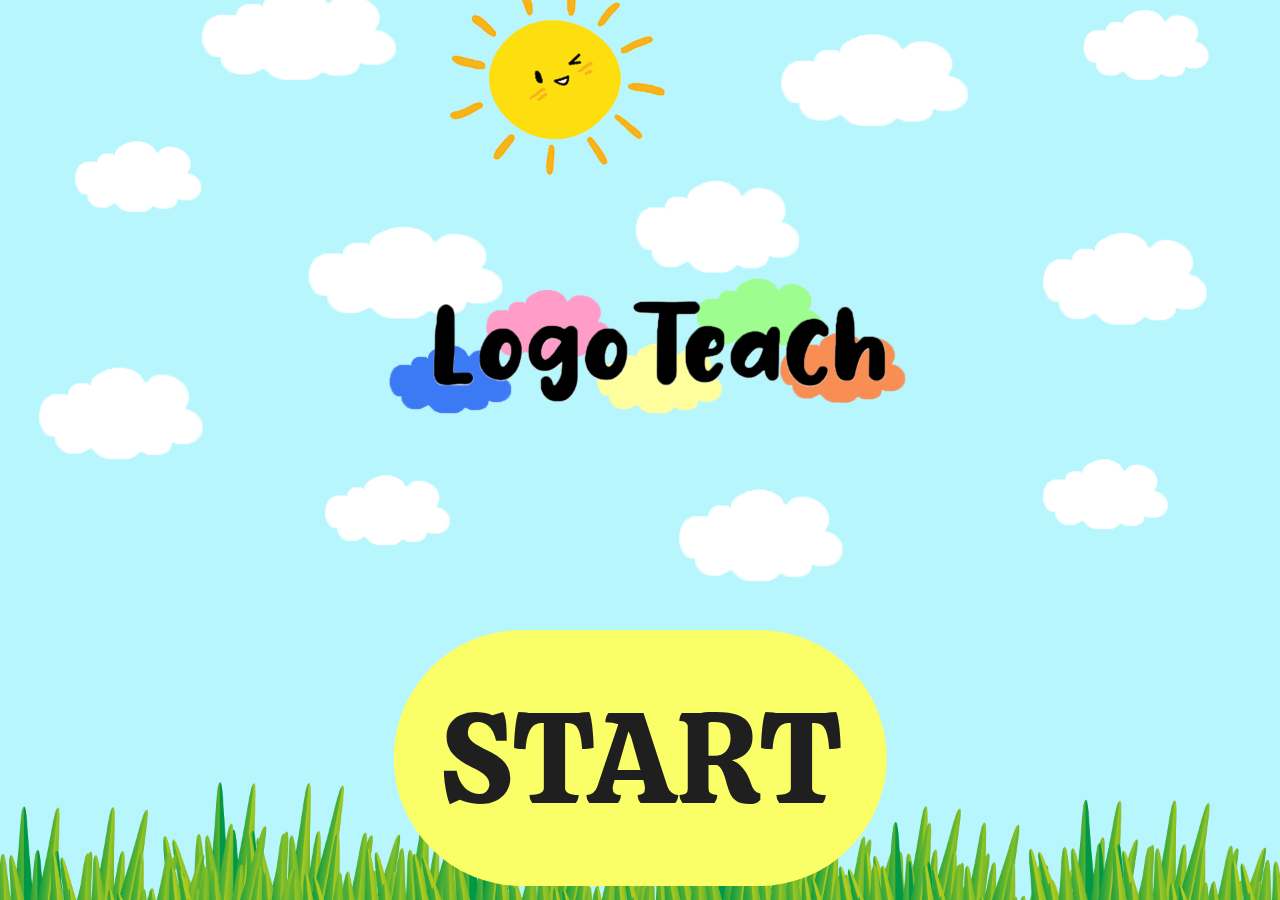
<file: index.html>
<!DOCTYPE html>
<html lang="en">
<head>
    <meta charset="UTF-8">
    <title>Title</title>
    <link rel="stylesheet" type="text/css" href="src/style-main.css">
    <script src="src/jquery-min.js"></script>

    <link href="https://fonts.googleapis.com/css2?family=Calistoga&display=swap" rel="stylesheet">
</head>
<body>

<button id="btn-start" >START</button>

<script defer src="src/script.js"></script>
</body>
</html>
</file>
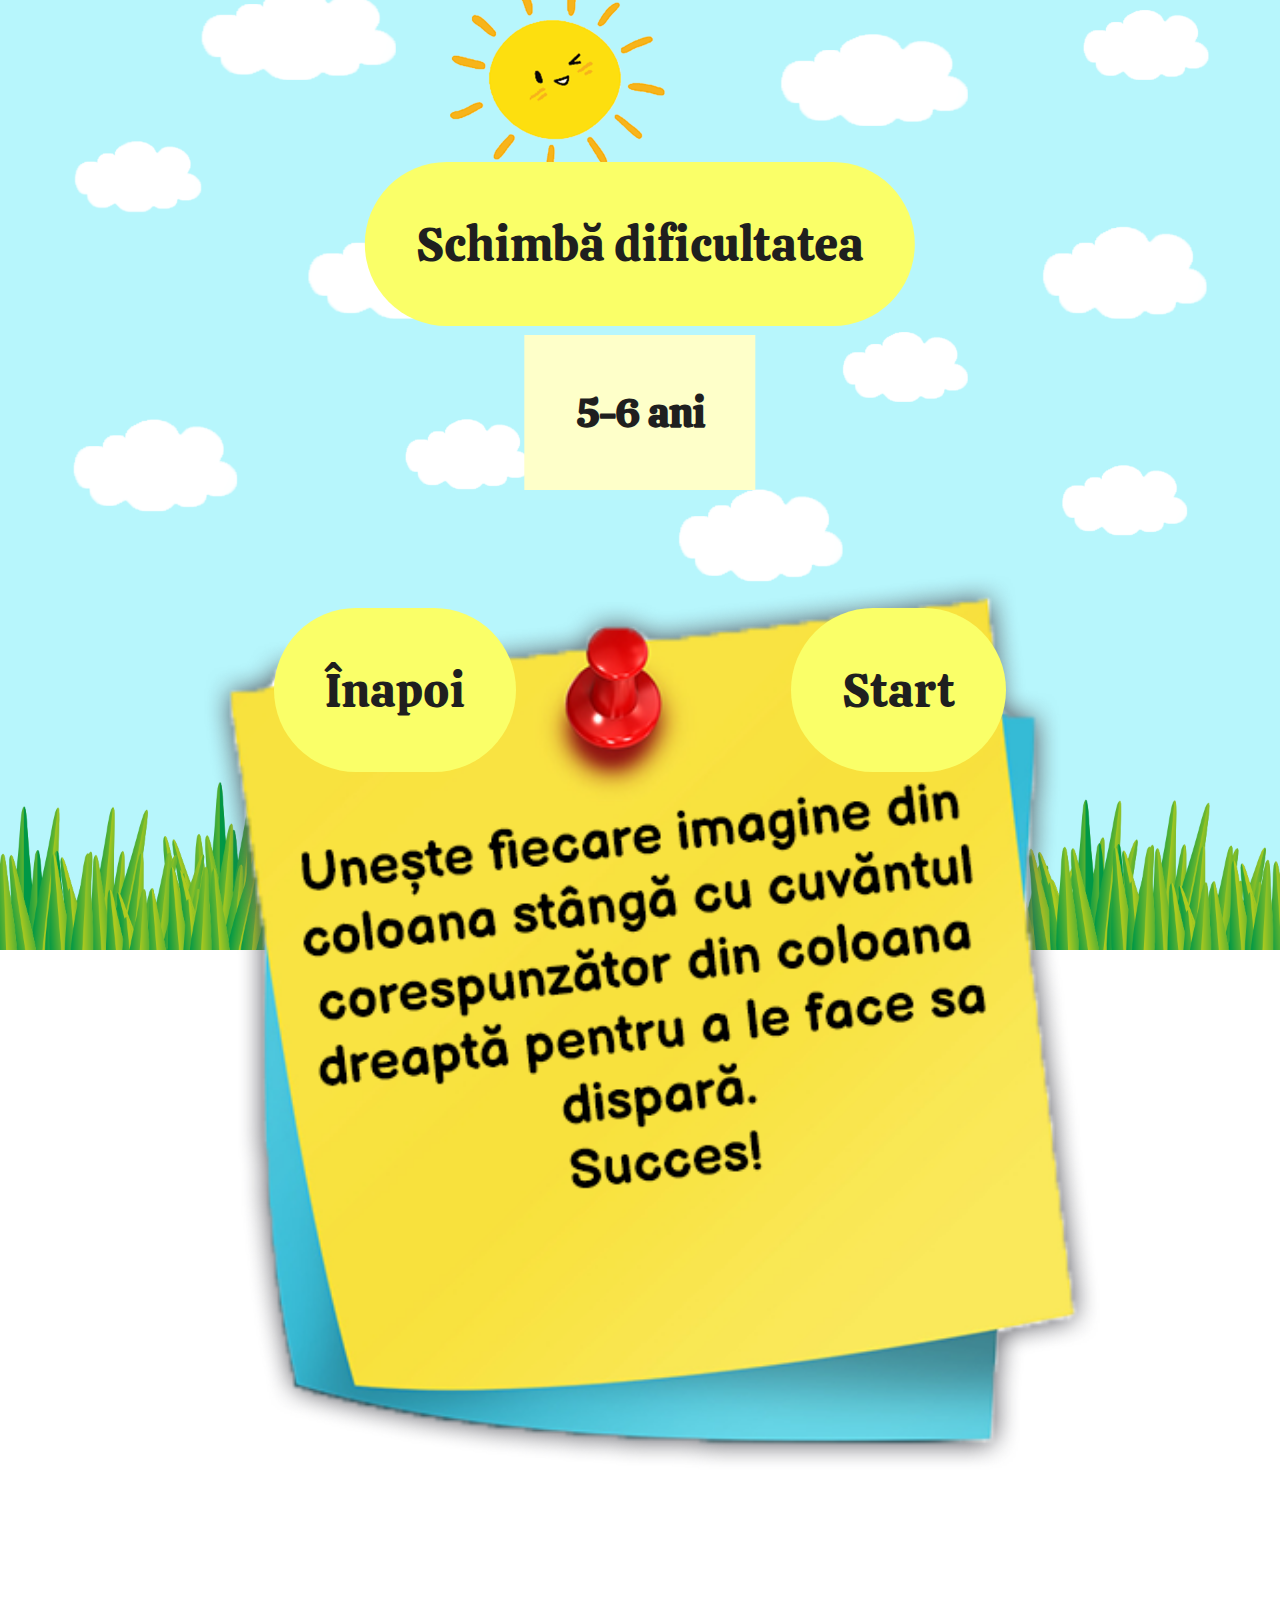
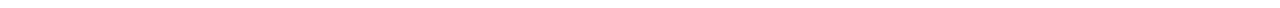
<file: pages/gasesteperechea.html>
<!DOCTYPE html>
<html lang="en">
<head>
    <meta charset="UTF-8">
    <title>Title</title>
    <script src="../src/jquery-min.js"></script>
    <script src="../src/utils.js"></script>
    <link rel="stylesheet" type="text/css" href="../src/style-jocuri.css">
    <link rel="stylesheet" type="text/css" href="../src/style-joc3.css">

    <link href="https://fonts.googleapis.com/css2?family=Calistoga&display=swap" rel="stylesheet">


</head>
<body>
<button id="btn-dif" onclick="toggleDif()">Schimbă dificultatea</button>
<h3 id="dif-age">5-6 ani</h3>
<img id="dif-img" src="../media/JOC-3.png">

<div id="main-container"></div>




<div id="btn-container">
    <button>Înapoi</button>
    <button>Start</button>
</div>

<script defer src="../src/script-joc3.js"></script>
</body>
</html>
</file>
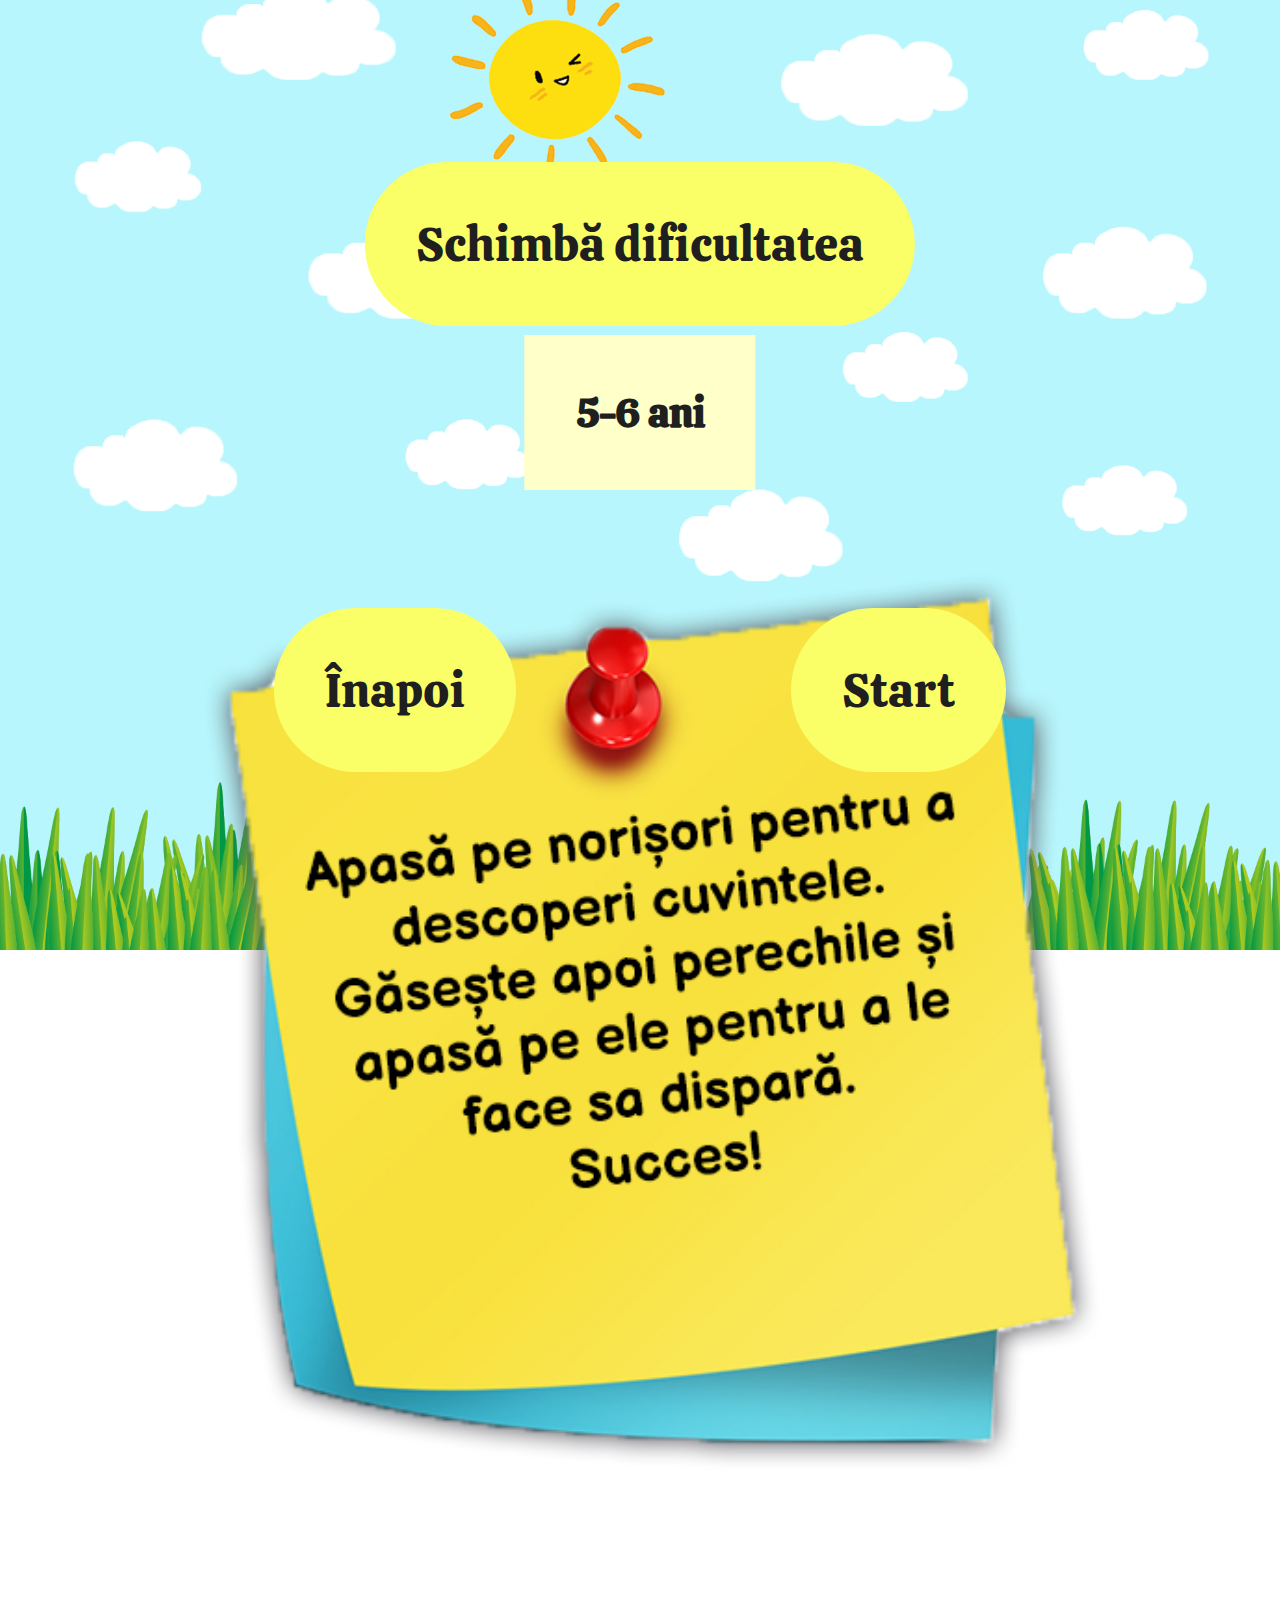
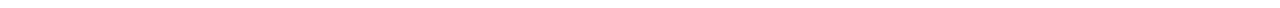
<file: pages/joculmemoriei.html>
<!DOCTYPE html>
<html lang="en">
<head>
    <meta charset="UTF-8">
    <title>Title</title>
    <script src="../src/jquery-min.js"></script>
    <script src="../src/utils.js"></script>
    <link rel="stylesheet" type="text/css" href="../src/style-jocuri.css">
    <link rel="stylesheet" type="text/css" href="../src/style-joc2.css">

    <link href="https://fonts.googleapis.com/css2?family=Calistoga&display=swap" rel="stylesheet">


</head>
<body>
<button id="btn-dif" onclick="toggleDif()">Schimbă dificultatea</button>
<h3 id="dif-age">5-6 ani</h3>
<img id="dif-img" src="../media/JOC-2.png">

<div id="main-container">
</div>





<div id="btn-container">
    <button>Înapoi</button>
    <button>Start</button>
</div>

<script defer src="../src/script-joc2.js"></script>
</body>
</html>
</file>
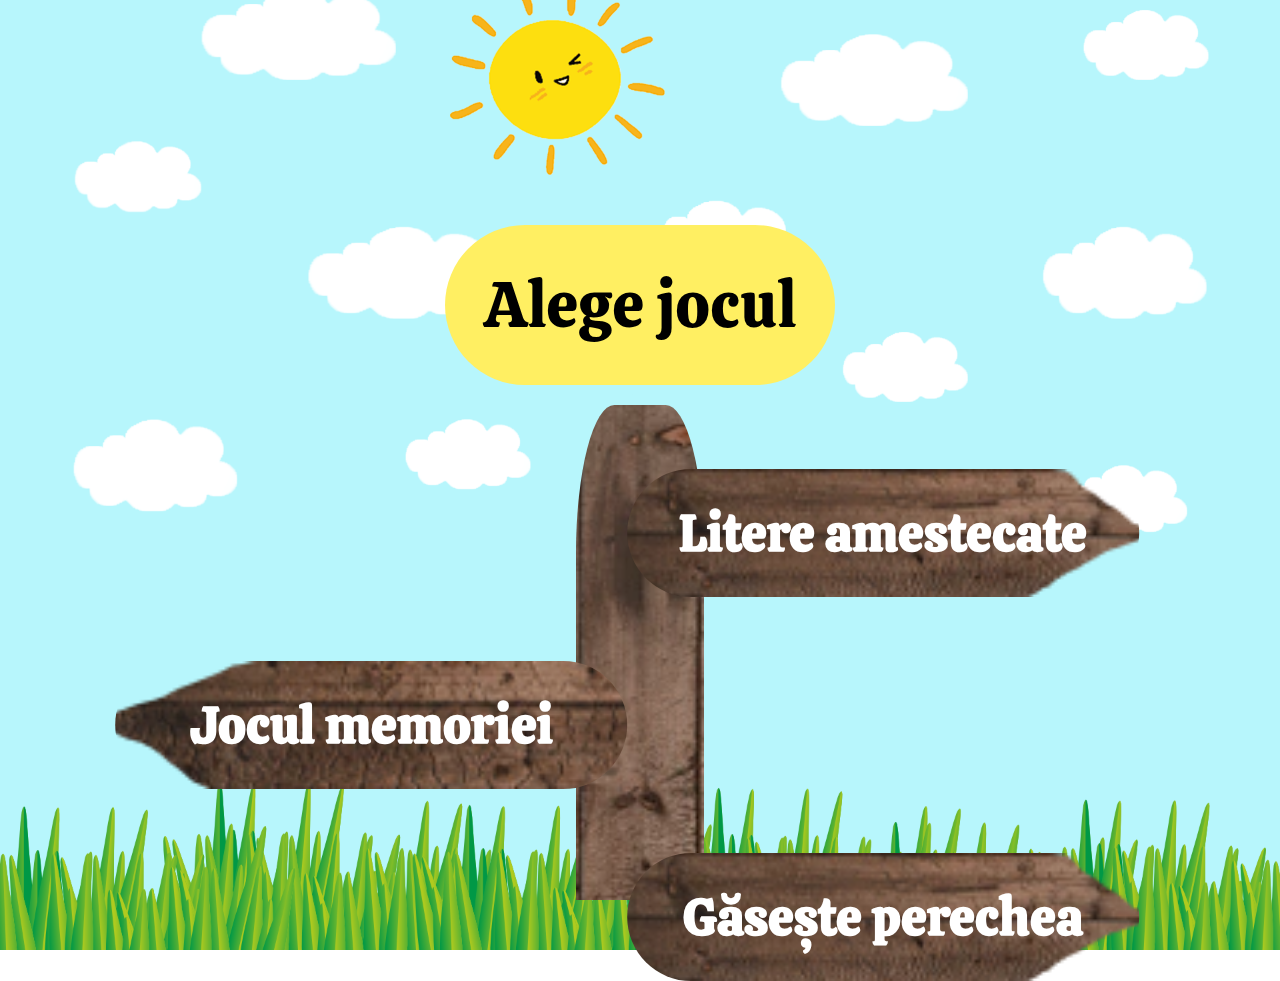
<file: pages/jocuri.html>
<!DOCTYPE html>
<html lang="en">
<head>
    <meta charset="UTF-8">
    <title>Title</title>
    <link rel="stylesheet" type="text/css" href="../src/style-jocuri.css">
    <script src="../src/jquery-min.js"></script>

    <link href="https://fonts.googleapis.com/css2?family=Calistoga&display=swap" rel="stylesheet">
</head>
<body>

<div id="alegeti-joc">Alege jocul</div>
<div id="poll">
    <button class="poll-item ">Litere amestecate</button>
    <button class="poll-item ">Jocul memoriei</button>
    <button class="poll-item ">Găsește perechea</button>

</div>

<script defer src="../src/script.js"></script>

</body>
</html>
</file>
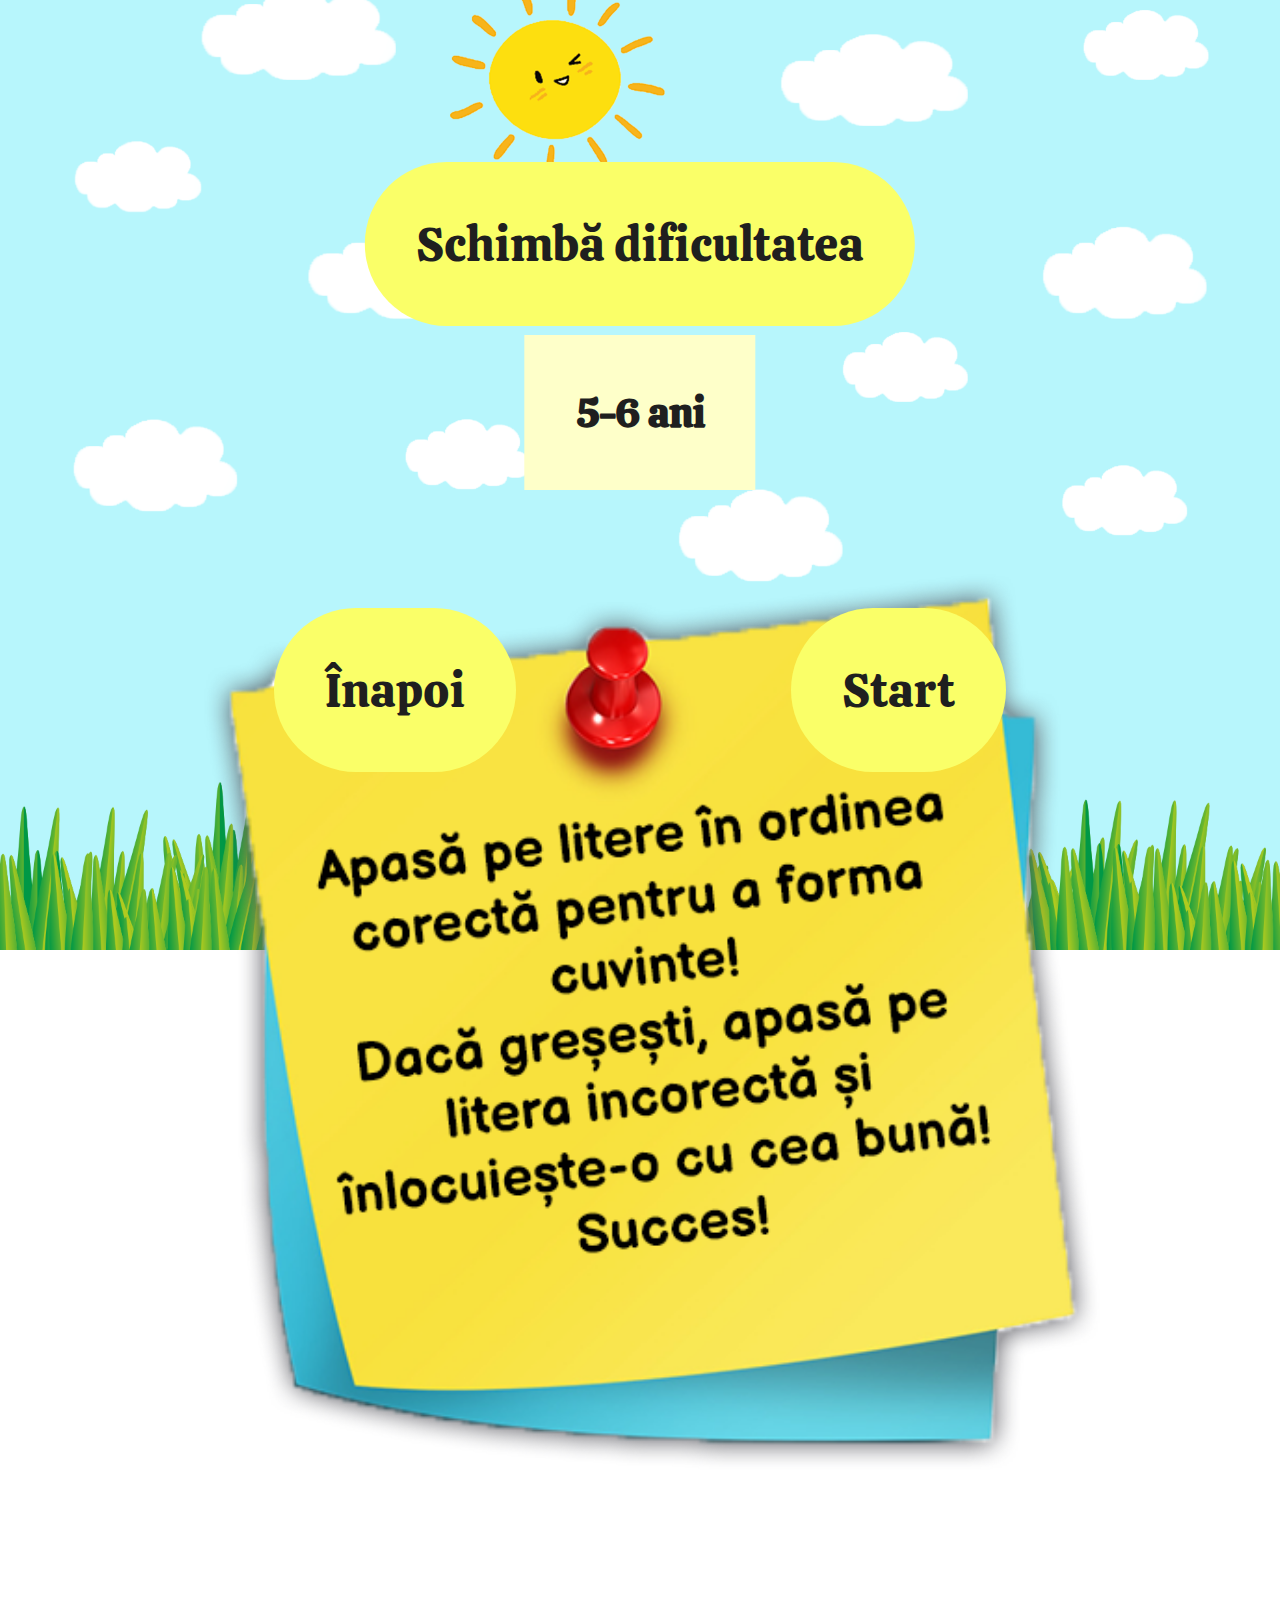
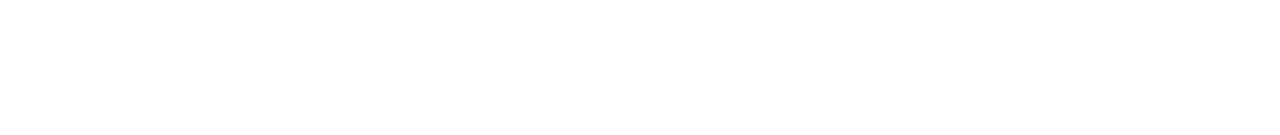
<file: pages/litereamestecate.html>
<!DOCTYPE html>
<html lang="en">
<head>
    <meta charset="UTF-8">
    <title>Title</title>
    <script src="../src/jquery-min.js"></script>
    <script src="../src/utils.js"></script>
    <link rel="stylesheet" type="text/css" href="../src/style-jocuri.css">
    <link rel="stylesheet" type="text/css" href="../src/style-joc1.css">

    <link href="https://fonts.googleapis.com/css2?family=Calistoga&display=swap" rel="stylesheet">

</head>
<body>
<button id="btn-dif" onclick="toggleDif()">Schimbă dificultatea</button>
<h3 id="dif-age">5-6 ani</h3>
<img id="dif-img" src="../media/JOC-1.png">

<div id="main-container">

    <div class="l-a-container">
        <div class="l-a-st">
        </div>
        <div class="l-a-nd">
        </div>
    </div>
</div>

<div id="btn-container">
    <button>Înapoi</button>
    <button>Start</button>
</div>

<script defer src="../src/script-joc1.js"></script>
</body>
</html>
</file>
<file: src/style-main.css>
html,body{
    padding: 0;
    margin: 0;

}
body{
    background: url(../media/app_background_logo.png) no-repeat center center fixed;
    -webkit-background-size: cover;
    -moz-background-size: cover;
    -o-background-size: cover;
    background-size: cover;
}

#btn-start{
    color: #1f1f1f;
    background: #faff68;
    font-size: 10vw;
    font-family: 'Calistoga', cursive;
    border: none;
    border-radius: 10vw;

    position: relative;

    margin-left:50%;
    margin-top: 70vh;
    padding: 3.5vw;

    transform: translateX(-50%);
}
</file>
<file: src/style-jocuri.css>
html,body{
    padding: 0;
    margin: 0;
}

body{
    background: url(../media/bg-main.png) no-repeat center center fixed;
    -webkit-background-size: cover;
    -moz-background-size: cover;
    -o-background-size: cover;
    background-size: cover;

    --text-size: 3rem;
}

#alegeti-joc{
    color: black;
    background: #ffef62;
    font-size: 5vw;
    font-family: 'Calistoga', cursive;
    border: none;

    border-radius: 10vw;
    text-align: center;
    position: relative;
    width: max-content;

    margin: auto;
    margin-top: 25vh;
    margin-bottom: 5vw;

    padding: 3vw;

}

#poll{

    height: 55vh;
    width: 10vw;

    margin-left: 50%;
    transform: translateX(-50%);

    position: absolute;
    bottom: 0;
    border-radius: 30% 30% 0 0;

    background: url("../media/poll.png");
    -webkit-background-size: cover;
    -moz-background-size: cover;
    -o-background-size: cover;
    background-size: cover;

}

.poll-item{
    color: white;
    height: 10vw;
    width: 40vw;
    margin-bottom: 5vw;
    font-size: 4vw;
    font-weight: bold;
    background: burlywood;
    border: none;
}
.poll-item:nth-child(1){
    margin-top: 5vw;
    transform: translateX(10%);
    background: url("../media/plankr.png");
    -webkit-background-size: cover;
    -moz-background-size: cover;
    -o-background-size: cover;
    background-size: cover;
}
.poll-item:nth-child(2){
    transform: translateX(-90%);
    background: url("../media/plankl.png");
    -webkit-background-size: cover;
    -moz-background-size: cover;
    -o-background-size: cover;
    background-size: cover;
}
.poll-item:nth-child(3){
    transform: translateX(10%);
    background: url("../media/plankr.png");
    -webkit-background-size: cover;
    -moz-background-size: cover;
    -o-background-size: cover;
    background-size: cover;
}
.poll-item:nth-child(4){
    transform: translateX(-90%);
    background: url("../media/plankl.png");
    -webkit-background-size: cover;
    -moz-background-size: cover;
    -o-background-size: cover;
    background-size: cover;
}


#dif-age,#btn-dif{
    margin-left:50%;
    width: max-content;
    transform: translateX(-50%);
    margin-top: 5vh;
}
#btn-dif{
    margin-top: 18vh;
}

#dif-age{
    padding: 4vw;
    font-size: calc(var(--text-size) - 0.5rem);
    color: #1f1f1f;
    background: #feffc9;
    font-family: 'Calistoga', cursive;
    border: none;
    margin-top: 1vh;

    transform-origin: center;
    transition: 300ms;
    -o-transition: 300ms;
    -moz-transition: 300ms;
    -webkit-transition: 300ms;
}

#btn-dif::after{
    content: "";

    height: 22.5vw;
    width: 22.5vw;

    position: absolute;

    transform: translateY(60%) translateX(120%);

    background: url("../media/deget.png");
    background-position: center;
    background-size: cover;
    background-repeat: no-repeat;

    opacity: 0;

    animation: 1.2s blinkfinger infinite forwards normal;
    animation-iteration-count: 3;

}

@keyframes blinkfinger {
    0%,100%{
        opacity: 0;
    }
    50%{
        opacity: 1;
    }
}

#dif-img{
    margin-left: 5vw;

    width: 90vw;
    height: auto;
}

#main-container{
    width: 90%;
    margin-left: 5%;
    margin-top: 7vw;
}

#btn-container{
    position: absolute;
    width: 100%;
    bottom: 10vw;
    display: flex;
    justify-content: space-evenly;
}

button{
    padding: 4vw;
    font-size: var(--text-size);
    display: flex;
    align-items: center;
    justify-content: center;

    color: #1f1f1f;
    background: #faff68;
    font-family: 'Calistoga', cursive;
    border: none;
    border-radius: 10vw;
}


#message{
    text-align: center;
    font-size: calc(var(--text-size) * 1.5);
}
</file>
<file: src/style-joc3.css>
#main-container{
    width: 90vw;

    display: flex;
    justify-content: center;
    align-items: center;

    flex-wrap: wrap;

    gap: 20vw;
    row-gap: 10vw;
}

.hiddenobj{
    width: 25vw;
    height: 25vw;

    display: flex;
    justify-content: center;
    align-items: center;

    transition: 500ms;
    -o-transition: 500ms;
    -webkit-transition: 500ms;
    -moz-transition: 500ms;
}

.hiddenobj >h2{
    font-size: calc(var(--text-size) * 1.2);
 //   background: lightgrey;
    padding: 2vw;
    padding-top: 3vw;
    padding-bottom: 3vw;

    text-align: center;

}

.hiddenobj >img{
    width: 25vw;
    height: auto;

    transition: 500ms;
    -o-transition: 500ms;
    -webkit-transition: 500ms;
    -moz-transition: 500ms;
}


#message{
    margin-top: 25vh;
}
</file>
<file: src/style-joc2.css>
#main-container{
    width: 90vw;

    display: flex;
    justify-content: center;
    align-items: center;

    flex-wrap: wrap;

    gap: 10vw;
}

.hiddenobj{
    width: 25vw;
    height: 25vw;

    display: flex;
    justify-content: center;
    align-items: center;

    transition: 500ms;
    -o-transition: 500ms;
    -webkit-transition: 500ms;
    -moz-transition: 500ms;
}

.hiddenobj >h2{
    font-size: calc(var(--text-size) * 1.2);

    padding-top: 3vw;
    padding-bottom: 3vw;

}

.hiddenobj >img{
    position: absolute;
    width: 30vw;
    height: auto;

    transition: 500ms;
    -o-transition: 500ms;
    -webkit-transition: 500ms;
    -moz-transition: 500ms;
}

#message{
    margin-top: 25vh;
}
</file>
<file: src/style-joc1.css>
html,body{
    padding: 0;
    margin: 0;
}

body{
    background: url(../media/bg-main.png) no-repeat center center fixed;
    -webkit-background-size: cover;
    -moz-background-size: cover;
    -o-background-size: cover;
    background-size: cover;

    --text-size: 3rem;
}



.l-a-container{
    width: 100%;
    margin-top: 10vh;
    text-align: center;

}
.l-a-nd, .l-a-st{
    display: flex;
    justify-content: space-evenly;
}
.l-a-st .letter{
    min-width: 8vw;
    min-height: 3ch;
}

.l-a-nd{
    margin-top: 14vh;
}

.letter{
    font-size: calc(var(--text-size) * 2);
    border: 1vw solid transparent;
    border-radius: 2vw;
    padding: 1vw;
    background: bisque;

    transition: 300ms;
    -o-transition: 300ms;
    -moz-transition: 300ms;
    -webkit-transition: 300ms;

}

.l-a-st .letter{
    background: none;
    border-bottom: 2vw solid black;
}

.imagine_aux{
    width: 40vw;
    height: auto;

    border-radius: 100%;

    box-shadow: 0 0 .8vw .3vw grey;
}
</file>
